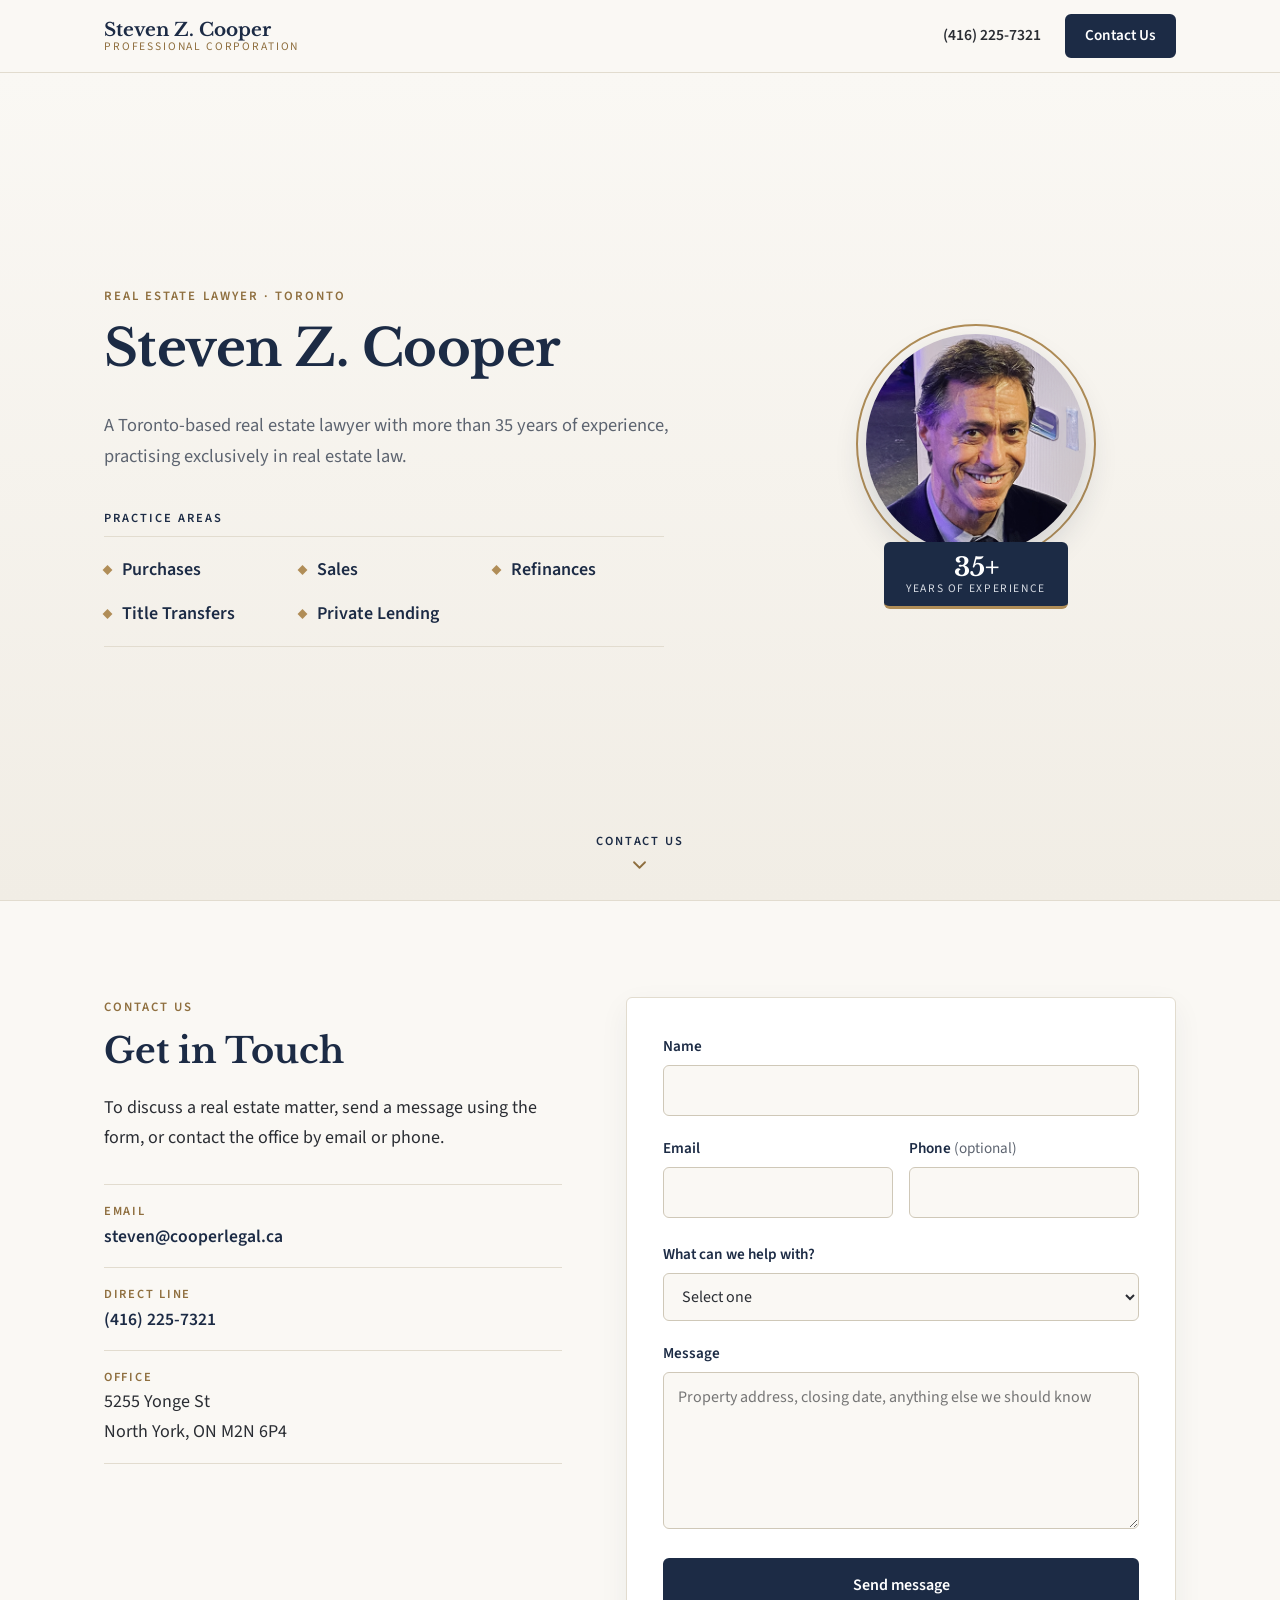
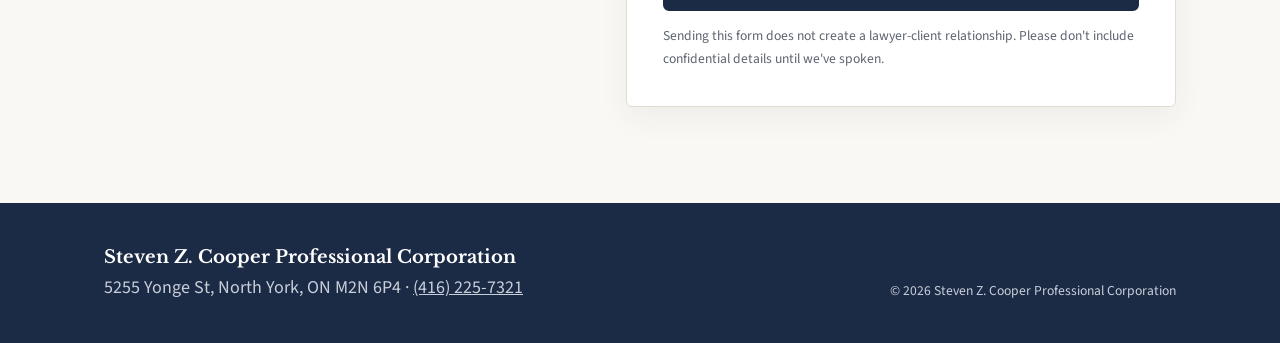
<file: index.html>
<!doctype html>
<html lang="en">
<head>
  <meta charset="utf-8">
  <meta name="viewport" content="width=device-width, initial-scale=1">
  <title>Steven Z. Cooper Professional Corporation | Toronto Real Estate Lawyer</title>
  <meta name="description" content="Steven Z. Cooper is a Toronto real estate lawyer with over 35 years of experience in purchases, sales, refinances, title transfers and private lending.">
  <link rel="canonical" href="https://cooperlegal.ca/">
  <link rel="icon" href="favicon.svg" type="image/svg+xml">
  <meta property="og:type" content="website">
  <meta property="og:url" content="https://cooperlegal.ca/">
  <meta property="og:title" content="Steven Z. Cooper | Toronto Real Estate Lawyer">
  <meta property="og:description" content="Toronto real estate lawyer with over 35 years of experience in purchases, sales, refinances, title transfers and private lending.">
  <meta property="og:image" content="https://cooperlegal.ca/headshot.png">
  <link rel="preconnect" href="https://fonts.googleapis.com">
  <link rel="preconnect" href="https://fonts.gstatic.com" crossorigin>
  <link href="https://fonts.googleapis.com/css2?family=Libre+Baskerville:wght@400;700&family=Source+Sans+3:wght@400;600&display=swap" rel="stylesheet">
  <link rel="stylesheet" href="styles.css">
  <script type="application/ld+json">
  {
    "@context": "https://schema.org",
    "@type": "LegalService",
    "name": "Steven Z. Cooper Professional Corporation",
    "description": "Real estate law: purchases, sales, refinances, title transfers and private lending in Toronto and the GTA.",
    "email": "steven@cooperlegal.ca",
    "url": "https://cooperlegal.ca/",
    "image": "https://cooperlegal.ca/headshot.png",
    "telephone": "+1-416-225-7321",
    "areaServed": "Greater Toronto Area",
    "address": { "@type": "PostalAddress", "streetAddress": "5255 Yonge St", "addressLocality": "North York", "addressRegion": "ON", "postalCode": "M2N 6P4", "addressCountry": "CA" }
  }
  </script>
  <script type="text/javascript">
    (function(c,l,a,r,i,t,y){
      c[a]=c[a]||function(){(c[a].q=c[a].q||[]).push(arguments)};
      t=l.createElement(r);t.async=1;t.src="https://www.clarity.ms/tag/"+i;
      y=l.getElementsByTagName(r)[0];y.parentNode.insertBefore(t,y);
    })(window, document, "clarity", "script", "z7fmfcdgkm");
  </script>
</head>
<body>

  <header class="site-header">
    <div class="container header-inner">
      <a href="#top" class="brand">
        <span class="brand-name">Steven Z. Cooper</span>
        <span class="brand-sub">Professional Corporation</span>
      </a>
      <div class="header-actions">
        <a href="tel:+14162257321" class="header-phone">(416) 225-7321</a>
        <a href="#contact" class="btn btn-small">Contact Us</a>
      </div>
    </div>
  </header>

  <main id="top">

    <!-- Hero: everything except contact -->
    <section class="hero">
      <div class="container hero-inner">
        <div class="hero-text">
          <p class="eyebrow">Real Estate Lawyer &middot; Toronto</p>
          <h1>Steven Z. Cooper</h1>
          <p class="lead">A Toronto-based real estate lawyer with more than 35 years of experience, practising exclusively in real estate law.</p>

          <p class="list-label">Practice Areas</p>
          <ul class="practice-list">
            <li>Purchases</li>
            <li>Sales</li>
            <li>Refinances</li>
            <li>Title Transfers</li>
            <li>Private Lending</li>
          </ul>
        </div>

        <div class="hero-photo">
          <div class="photo-frame">
            <div class="photo-clip">
              <img src="headshot.png" alt="Steven Z. Cooper, real estate lawyer" width="500" height="500">
            </div>
          </div>
          <div class="badge">
            <span class="badge-number">35+</span>
            <span class="badge-label">Years of Experience</span>
          </div>
        </div>
      </div>

      <a href="#contact" class="scroll-cue">
        <span>Contact Us</span>
        <svg viewBox="0 0 24 24" width="22" height="22" aria-hidden="true"><path d="M6 9l6 6 6-6" fill="none" stroke="currentColor" stroke-width="2" stroke-linecap="round" stroke-linejoin="round"/></svg>
      </a>
    </section>

    <!-- Contact -->
    <section id="contact" class="section">
      <div class="container contact-inner">
        <div class="contact-info">
          <p class="eyebrow">Contact Us</p>
          <h2>Get in Touch</h2>
          <p>To discuss a real estate matter, send a message using the form, or contact the office by email or phone.</p>
          <ul class="contact-list">
            <li>
              <span class="contact-label">Email</span>
              <a href="mailto:steven@cooperlegal.ca">steven@cooperlegal.ca</a>
            </li>
            <li>
              <span class="contact-label">Direct Line</span>
              <a href="tel:+14162257321">(416) 225-7321</a>
            </li>
            <li>
              <span class="contact-label">Office</span>
              <span>5255 Yonge St<br>North York, ON M2N 6P4</span>
            </li>
          </ul>
        </div>

        <form id="contact-form" class="contact-form" action="https://api.web3forms.com/submit" method="POST" novalidate>
          <input type="hidden" name="access_key" value="ae4bd646-4a41-47af-bef2-0e2e40df4931">
          <input type="hidden" name="subject" value="New enquiry from cooperlegal.ca">
          <input type="hidden" name="from_name" value="cooperlegal.ca">
          <input type="checkbox" name="botcheck" class="hidden" tabindex="-1" autocomplete="off">

          <div class="field">
            <label for="name">Name</label>
            <input id="name" name="name" type="text" autocomplete="name" required>
            <span class="error" aria-live="polite"></span>
          </div>
          <div class="field-row">
            <div class="field">
              <label for="email">Email</label>
              <input id="email" name="email" type="email" autocomplete="email" required>
              <span class="error" aria-live="polite"></span>
            </div>
            <div class="field">
              <label for="phone">Phone <span class="optional">(optional)</span></label>
              <input id="phone" name="phone" type="tel" autocomplete="tel">
            </div>
          </div>
          <div class="field">
            <label for="matter">What can we help with?</label>
            <select id="matter" name="matter" required>
              <option value="" selected disabled>Select one</option>
              <option>Purchase</option>
              <option>Sale</option>
              <option>Refinance</option>
              <option>Title Transfer</option>
              <option>Private Lending</option>
              <option>Other real estate matter</option>
            </select>
            <span class="error" aria-live="polite"></span>
          </div>
          <div class="field">
            <label for="message">Message</label>
            <textarea id="message" name="message" rows="5" placeholder="Property address, closing date, anything else we should know" required></textarea>
            <span class="error" aria-live="polite"></span>
          </div>
          <button type="submit" class="btn btn-block">Send message</button>
          <p id="form-error" class="form-send-error" role="alert" hidden>Sorry, your message couldn't be sent. Please try again, or email <a href="mailto:steven@cooperlegal.ca">steven@cooperlegal.ca</a> directly.</p>
          <p class="form-note">Sending this form does not create a lawyer-client relationship. Please don't include confidential details until we've spoken.</p>
        </form>

        <div id="form-success" class="form-success" hidden>
          <h3>Thank you.</h3>
          <p>Your message has been sent. Steven will be in touch.</p>
        </div>
      </div>
    </section>

  </main>

  <footer class="site-footer">
    <div class="container footer-inner">
      <p><strong>Steven Z. Cooper Professional Corporation</strong><br>5255 Yonge St, North York, ON M2N 6P4 &middot; <a href="tel:+14162257321">(416) 225-7321</a></p>
      <p class="small">&copy; <span id="year">2026</span> Steven Z. Cooper Professional Corporation</p>
    </div>
  </footer>

  <script src="script.js"></script>
</body>
</html>
</file>
<file: styles.css>
:root {
  --navy: #1c2b45;
  --navy-deep: #131e31;
  --gold: #b08d57;
  --gold-dark: #8f6f3f;
  --ink: #2a2d33;
  --muted: #5d6470;
  --bg: #faf8f4;
  --bg-alt: #f1ede5;
  --line: #e2dccf;
  --white: #ffffff;
  --error: #a23b2d;
  --serif: "Libre Baskerville", Georgia, "Times New Roman", serif;
  --sans: "Source Sans 3", "Segoe UI", Helvetica, Arial, sans-serif;
  --radius: 6px;
  --header-h: 72px;
}

*, *::before, *::after { box-sizing: border-box; }

html { scroll-behavior: smooth; scroll-padding-top: var(--header-h); }

body {
  margin: 0;
  font-family: var(--sans);
  font-size: 18px;
  line-height: 1.65;
  color: var(--ink);
  background: var(--bg);
  -webkit-font-smoothing: antialiased;
}

img { max-width: 100%; height: auto; display: block; }

a { color: var(--navy); }

h1, h2, h3 {
  font-family: var(--serif);
  color: var(--navy);
  line-height: 1.2;
  margin: 0 0 0.6em;
  font-weight: 700;
}
h1 { font-size: clamp(2.2rem, 4.4vw, 3.2rem); letter-spacing: -0.01em; }
h2 { font-size: clamp(1.6rem, 3.4vw, 2.2rem); }
h3 { font-size: 1.2rem; }

p { margin: 0 0 1em; }

.container {
  width: 100%;
  max-width: 1120px;
  margin: 0 auto;
  padding: 0 24px;
}

.eyebrow {
  font-size: 0.8rem;
  font-weight: 600;
  letter-spacing: 0.16em;
  text-transform: uppercase;
  color: var(--gold-dark);
  margin-bottom: 0.9em;
}

.hidden { display: none; }

/* Buttons */
.btn {
  display: inline-block;
  background: var(--navy);
  color: var(--white);
  font-family: var(--sans);
  font-size: 1rem;
  font-weight: 600;
  text-decoration: none;
  padding: 0.85em 1.6em;
  border: 2px solid var(--navy);
  border-radius: var(--radius);
  cursor: pointer;
  transition: background 0.2s, border-color 0.2s;
}
.btn:hover { background: var(--navy-deep); border-color: var(--navy-deep); }
.btn:focus-visible, a:focus-visible, input:focus-visible, select:focus-visible, textarea:focus-visible, button:focus-visible {
  outline: 3px solid var(--gold);
  outline-offset: 2px;
}
.btn-small { padding: 0.5em 1.2em; font-size: 0.95rem; }
.btn-block { width: 100%; }
.btn[disabled] { opacity: 0.7; cursor: progress; }

/* Header */
.site-header {
  position: sticky;
  top: 0;
  z-index: 10;
  background: rgba(250, 248, 244, 0.96);
  backdrop-filter: blur(6px);
  border-bottom: 1px solid var(--line);
}
.header-inner {
  display: flex;
  align-items: center;
  justify-content: space-between;
  height: var(--header-h);
}
.brand { text-decoration: none; display: flex; flex-direction: column; line-height: 1.15; }
.brand-name { font-family: var(--serif); font-weight: 700; font-size: 1.15rem; color: var(--navy); }
.brand-sub { font-size: 0.72rem; letter-spacing: 0.16em; text-transform: uppercase; color: var(--gold-dark); }
.header-actions { display: flex; align-items: center; gap: 24px; }
.header-phone { text-decoration: none; font-weight: 600; font-size: 0.98rem; color: var(--ink); }
.header-phone:hover { color: var(--gold-dark); }

/* Hero */
.hero {
  position: relative;
  min-height: calc(100vh - var(--header-h));
  min-height: calc(100svh - var(--header-h));
  display: flex;
  flex-direction: column;
  justify-content: center;
  padding: 56px 0 96px;
  background: linear-gradient(180deg, var(--bg) 0%, var(--bg-alt) 100%);
  border-bottom: 1px solid var(--line);
}
.hero-inner {
  display: grid;
  grid-template-columns: 1.5fr 1fr;
  gap: 72px;
  align-items: center;
}
.lead { font-size: 1.15rem; color: var(--muted); max-width: 32em; margin-bottom: 2em; }

.list-label {
  font-size: 0.78rem;
  font-weight: 600;
  letter-spacing: 0.16em;
  text-transform: uppercase;
  color: var(--navy);
  margin-bottom: 0.6em;
}
.practice-list {
  list-style: none;
  margin: 0;
  padding: 0;
  display: grid;
  grid-template-columns: repeat(3, minmax(0, 1fr));
  max-width: 560px;
  gap: 14px 24px;
  padding: 18px 0;
  border-top: 1px solid var(--line);
  border-bottom: 1px solid var(--line);
}
.practice-list li {
  position: relative;
  padding-left: 18px;
  font-weight: 600;
  color: var(--navy);
}
.practice-list li::before {
  content: "";
  position: absolute;
  left: 0;
  top: 50%;
  width: 7px;
  height: 7px;
  background: var(--gold);
  transform: translateY(-50%) rotate(45deg);
}

.hero-photo { justify-self: center; display: flex; flex-direction: column; align-items: center; }
.photo-frame {
  position: relative;
  width: 240px;
  aspect-ratio: 1;
  border-radius: 50%;
  padding: 8px;
  border: 2px solid var(--gold);
}
.photo-clip {
  width: 100%;
  height: 100%;
  border-radius: 50%;
  overflow: hidden;
  box-shadow: 0 14px 32px rgba(28, 43, 69, 0.16);
}
.photo-clip img {
  width: 100%;
  height: 100%;
  object-fit: cover;
  transform: scale(1.08); /* trims the photo's built-in white edge */
}
.badge {
  margin-top: -22px;
  position: relative;
  background: var(--navy);
  color: var(--white);
  border-bottom: 3px solid var(--gold);
  border-radius: var(--radius);
  padding: 10px 22px;
  text-align: center;
  line-height: 1.2;
}
.badge-number { display: block; font-family: var(--serif); font-size: 1.6rem; font-weight: 700; }
.badge-label { display: block; font-size: 0.72rem; letter-spacing: 0.14em; text-transform: uppercase; color: #d7dbe3; }

.scroll-cue {
  position: absolute;
  left: 50%;
  bottom: 24px;
  transform: translateX(-50%);
  display: flex;
  flex-direction: column;
  align-items: center;
  gap: 2px;
  text-decoration: none;
  font-size: 0.78rem;
  font-weight: 600;
  letter-spacing: 0.16em;
  text-transform: uppercase;
  color: var(--navy);
}
.scroll-cue svg { animation: nudge 2s ease-in-out infinite; color: var(--gold-dark); }
.scroll-cue:hover { color: var(--gold-dark); }
@keyframes nudge {
  0%, 100% { transform: translateY(0); }
  50% { transform: translateY(5px); }
}
@media (prefers-reduced-motion: reduce) {
  .scroll-cue svg { animation: none; }
  html { scroll-behavior: auto; }
}

/* Sections */
.section { padding: 96px 0; }

/* Contact */
.contact-inner {
  display: grid;
  grid-template-columns: 1fr 1.2fr;
  gap: 64px;
  align-items: start;
}
.contact-list { list-style: none; padding: 0; margin: 32px 0 0; }
.contact-list li { padding: 16px 0; border-top: 1px solid var(--line); display: flex; flex-direction: column; }
.contact-list li:last-child { border-bottom: 1px solid var(--line); }
.contact-label { font-size: 0.78rem; font-weight: 600; letter-spacing: 0.14em; text-transform: uppercase; color: var(--gold-dark); }
.contact-list a { font-size: 1.1rem; text-decoration: none; font-weight: 600; }
.contact-list a:hover { text-decoration: underline; }

.contact-form, .form-success {
  background: var(--white);
  border: 1px solid var(--line);
  border-radius: var(--radius);
  padding: 36px;
  box-shadow: 0 10px 30px rgba(28, 43, 69, 0.06);
}
.field { margin-bottom: 20px; }
.field-row { display: grid; grid-template-columns: 1fr 1fr; gap: 16px; }
label { display: block; font-weight: 600; font-size: 0.95rem; margin-bottom: 6px; color: var(--navy); }
.optional { font-weight: 400; color: var(--muted); }
input, select, textarea {
  width: 100%;
  font: inherit;
  font-size: 1rem;
  color: var(--ink);
  background: var(--bg);
  border: 1px solid #cfc8b8;
  border-radius: var(--radius);
  padding: 0.7em 0.85em;
}
textarea { resize: vertical; min-height: 120px; }
input:focus, select:focus, textarea:focus { border-color: var(--navy); background: var(--white); }
.field.invalid input, .field.invalid select, .field.invalid textarea { border-color: var(--error); }
.error { display: block; color: var(--error); font-size: 0.88rem; margin-top: 4px; }
.form-send-error { color: var(--error); font-size: 0.92rem; margin: 12px 0 0; }
.form-note { font-size: 0.85rem; color: var(--muted); margin: 14px 0 0; }

.form-success { text-align: center; padding: 56px 36px; border-top: 4px solid var(--gold); }
.form-success p { color: var(--muted); margin: 0; }

/* Footer */
.site-footer { background: var(--navy); color: #c9cfda; padding: 40px 0; }
.footer-inner { display: flex; justify-content: space-between; gap: 24px; flex-wrap: wrap; align-items: flex-end; }
.site-footer strong { color: var(--white); font-family: var(--serif); font-weight: 700; }
.site-footer p { margin: 0; }
.site-footer a { color: #c9cfda; }
.site-footer .small { font-size: 0.85rem; }

/* Responsive */
@media (max-width: 900px) {
  .hero-inner { gap: 48px; }
  .practice-list { grid-template-columns: repeat(2, minmax(0, 1fr)); }
}

@media (max-width: 800px) {
  body { font-size: 17px; }
  .container { padding: 0 16px; }
  .header-phone { display: none; }

  .hero { padding: 32px 0 88px; }
  .hero-inner { grid-template-columns: 1fr; gap: 32px; }
  .hero-photo { order: -1; }
  .photo-frame { width: 170px; }
  .badge { padding: 8px 18px; }
  .badge-number { font-size: 1.3rem; }

  .section { padding: 64px 0; }
  .contact-inner { grid-template-columns: 1fr; gap: 32px; }
  .contact-form, .form-success { padding: 24px; }
}

@media (max-width: 560px) {
  .practice-list { column-gap: 16px; }
  .field-row { grid-template-columns: 1fr; gap: 0; }
}
</file>
